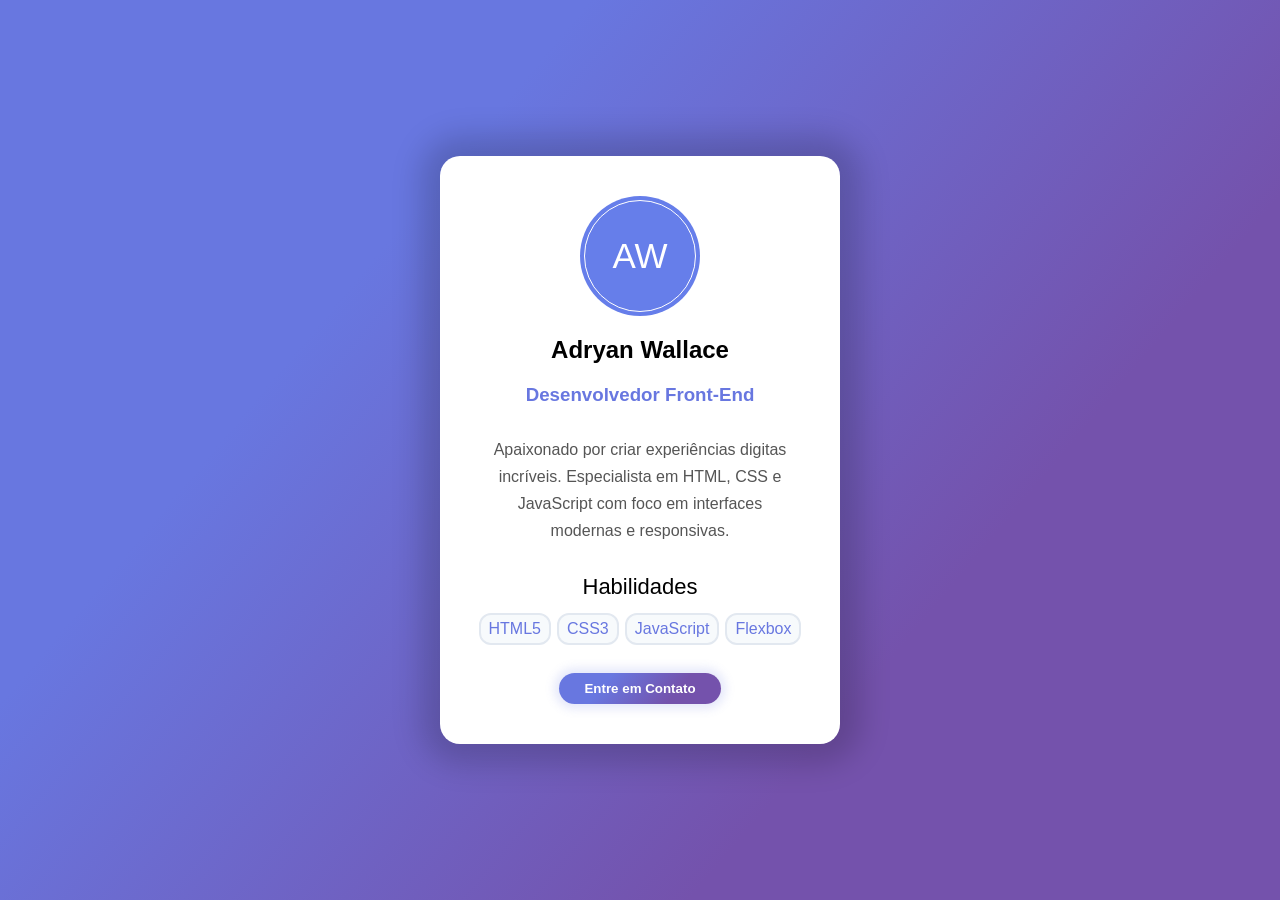
<file: correção/index.html>
<!DOCTYPE html>
<html lang="pt-br">

<head>
    <meta charset="UTF-8">
    <meta name="viewport" content="width=device-width, initial-scale=1.0">
    <title>Exercio card - Flex box</title>
    <link rel="stylesheet" href="style.css">
</head>

<body>
    <main>
        <header>
            <span class="perfil">
                <h1>AW</h1>
            </span>
            <h2>Adryan Wallace</h2>
            <h3>Desenvolvedor Front-End</h3>
        </header>
        <article>
            <p>Apaixonado por criar experiências digitas incríveis.
                Especialista em HTML, CSS e JavaScript
                 com foco em interfaces modernas e responsivas.</p>
        </article>
        <article>
            <h4>Habilidades</h4>
            <ul>
                <li>HTML5</li>
                <li>CSS3</li>
                <li>JavaScript</li>
                <li>Flexbox</li>
            </ul>
        </article>
        <button>Entre em Contato</button>

    </main>
</body>

</html>
</file>
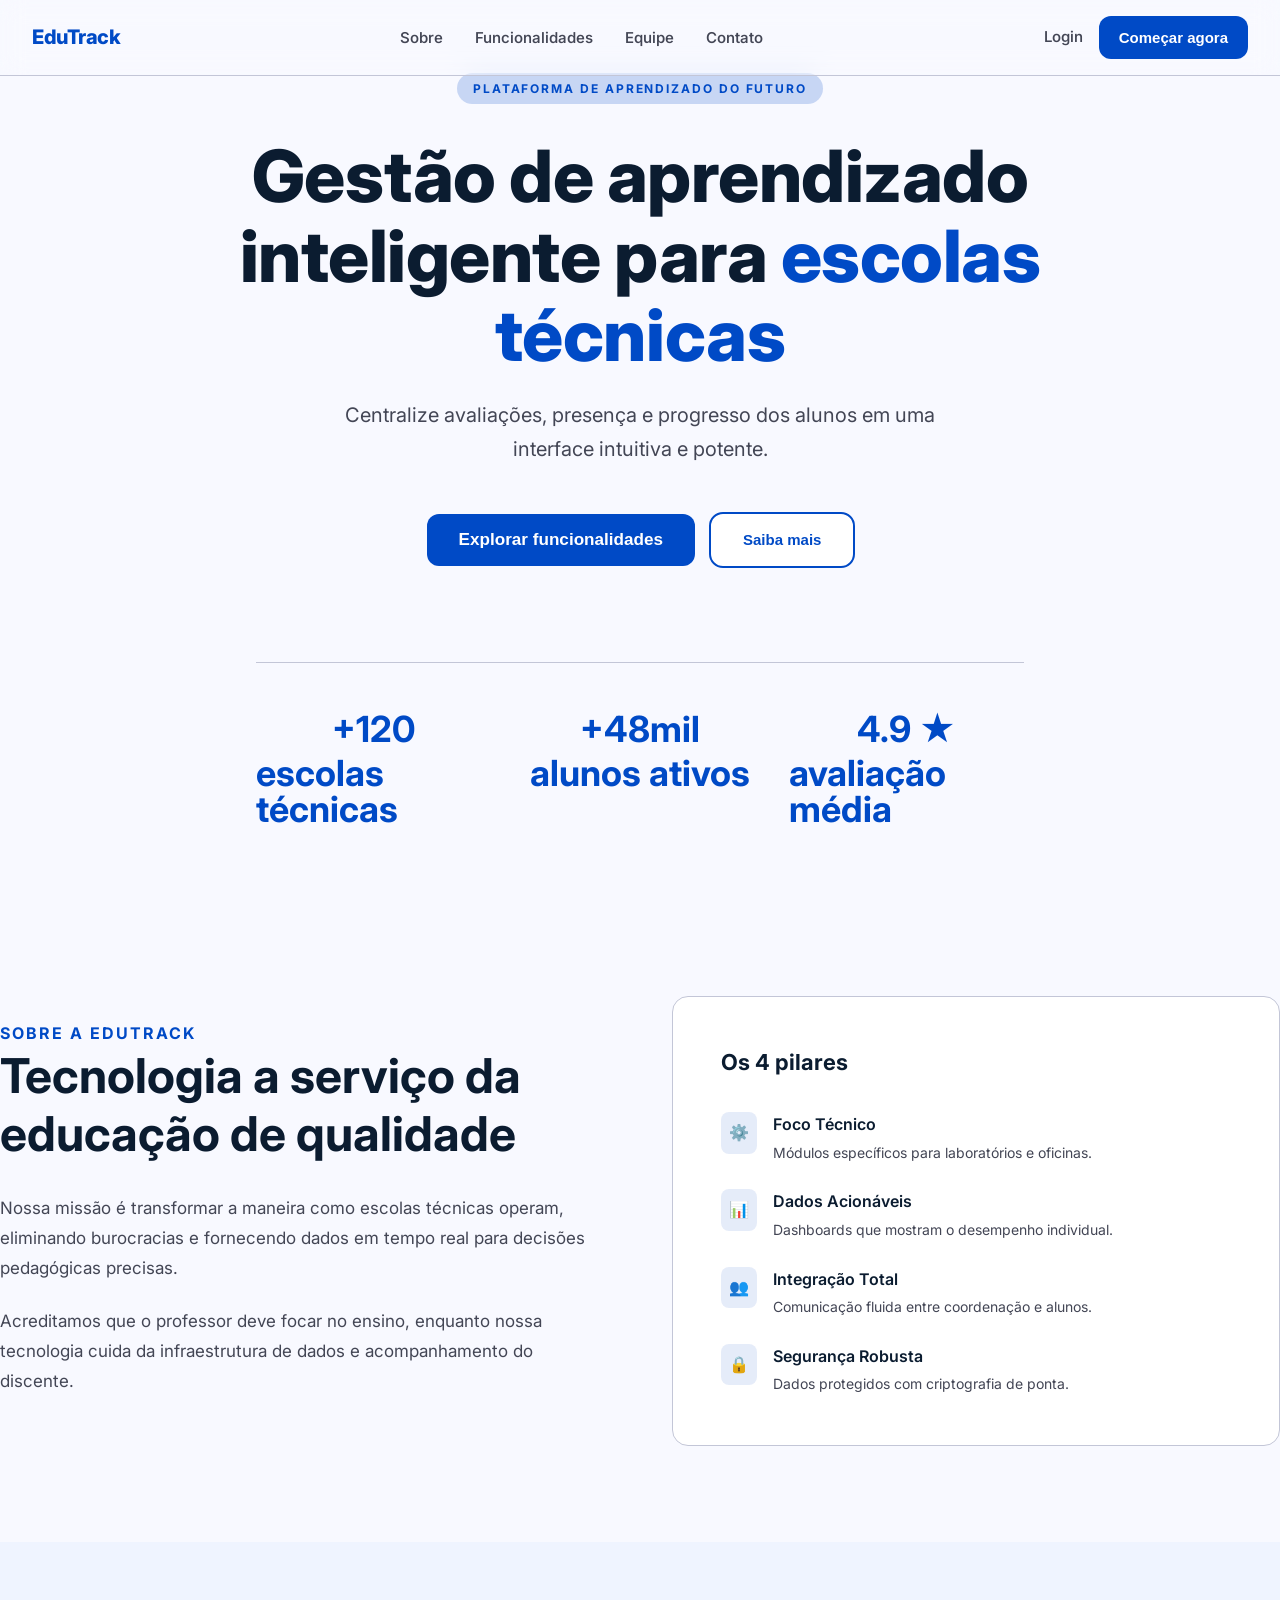
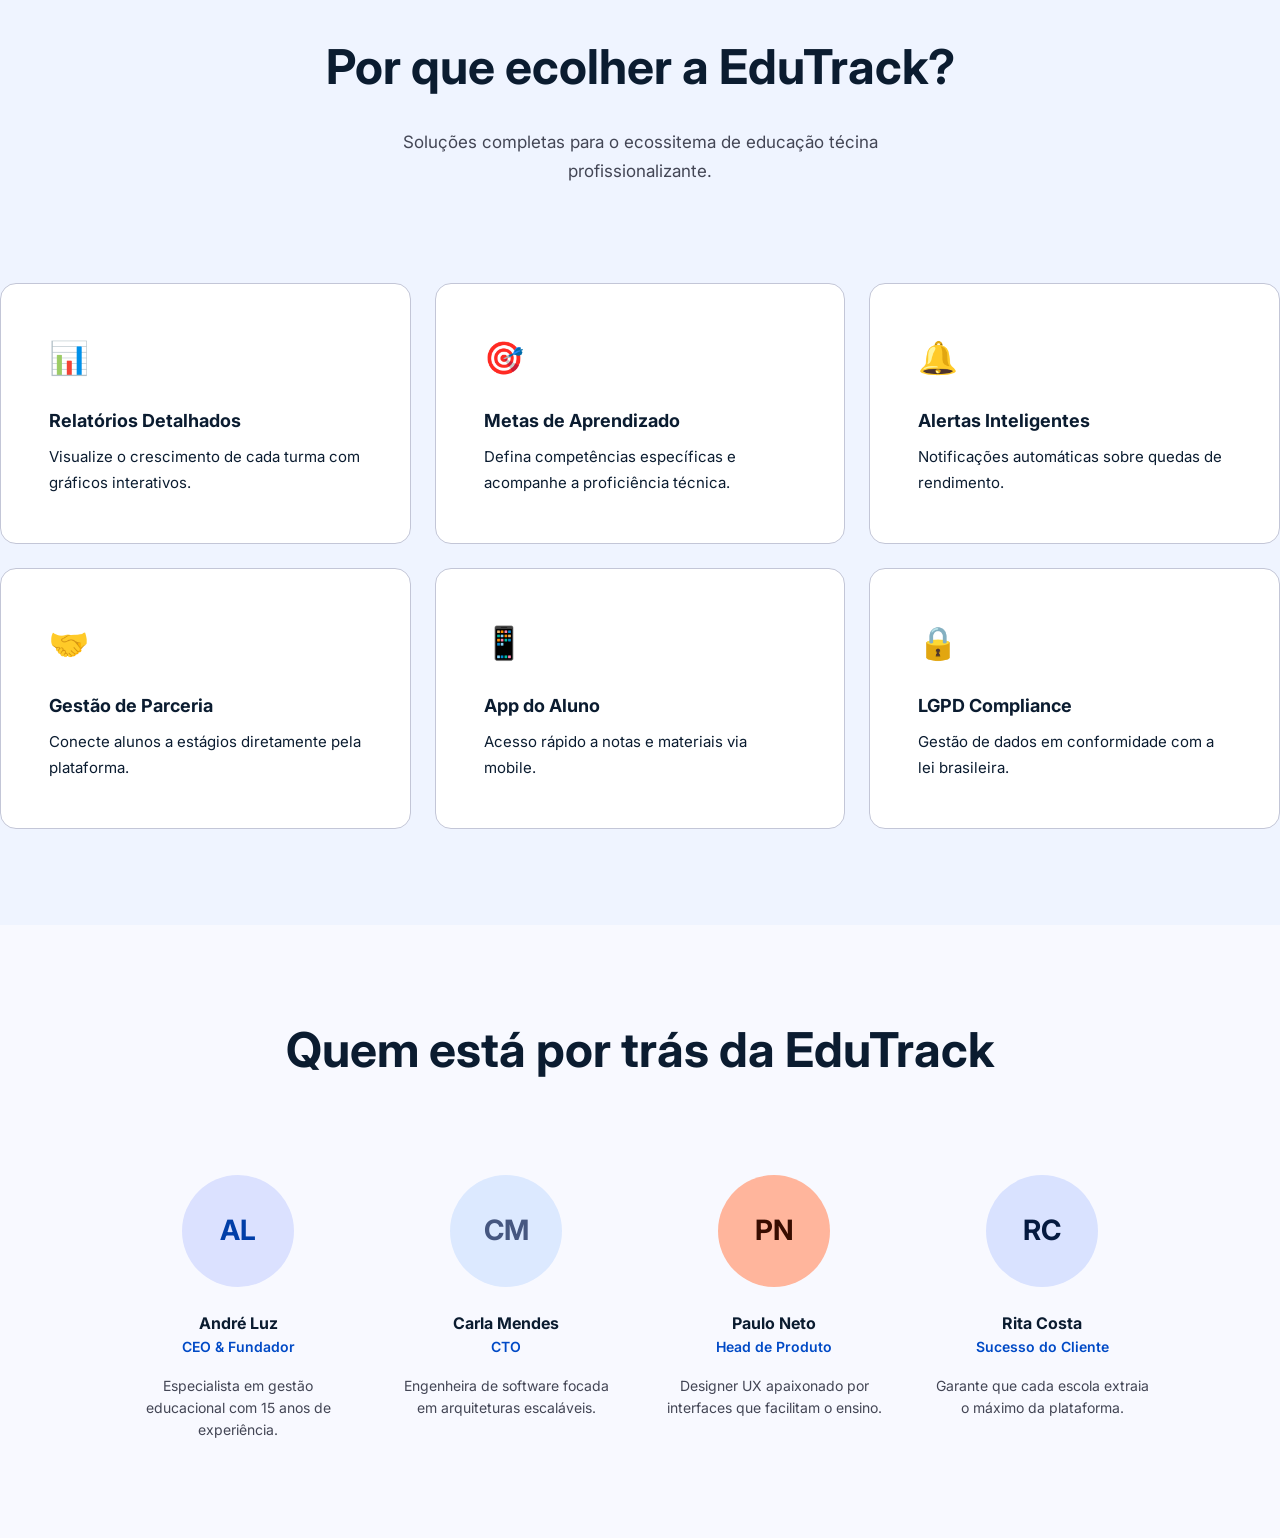
<file: Aula 4/landingPage/index.html>
<!DOCTYPE html>
<html lang="pt-br">

<head>
    <meta charset="UTF-8">
    <meta name="viewport" content="width=device-width, initial-scale=1.0">
    <link rel="preconnect" href="https://fonts.googleapis.com">
    <link rel="preconnect" href="https://fonts.gstatic.com" crossorigin>
    <link
        href="https://fonts.googleapis.com/css2?family=Inter:ital,opsz,wght@0,14..32,100..900;1,14..32,100..900&display=swap"
        rel="stylesheet">
    <title>Landing Page EduTrack</title>
    <link rel="stylesheet" href="style.css">
</head>

<body>

    <header class="navbar">
        <nav class="navbar-inner">
            <a href="#" class="navbar-logo">EduTrack</a>
            <ul class="navbar-links">
                <li><a href="#sobre">Sobre</a></li>
                <li><a href="#funcionalidades">Funcionalidades</a></li>
                <li><a href="#equipe">Equipe</a></li>
                <li><a href="#contato">Contato</a></li>
            </ul>

            <div class="navbar-botoes">
                <a href="#login" class="navbar-login-link">Login</a>
                <button class="navbar-button">Começar agora</button>
            </div>

        </nav>

    </header>

    <main>
        <section class="hero">

            <span class="hero-label">Plataforma de aprendizado do futuro</span>
            <h1 class="hero-titulo">Gestão de aprendizado inteligente para <span>escolas técnicas</span></h1>
            <p class="hero-subtitulo">Centralize avaliações, presença e progresso dos alunos em uma interface intuitiva
                e potente.</p>

            <div class="hero-botoes">
                <button class="btn-funcionalidades">Explorar funcionalidades</button>
                <button class="btn-saiba-mais">Saiba mais</button>
            </div>

            <!-- Primeiro item -->
            <div class="hero-estatisticas">
                <div class="hero-estatisticas-item">
                    <span class="dados-numeros">+120</span>
                    <span class="dados-numeros">escolas técnicas</span>
                </div>

                <!-- Segundo item -->
                <div class="hero-estatisticas-item">
                    <span class="dados-numeros">+48mil</span>
                    <span class="dados-numeros">alunos ativos</span>
                </div>

                <!-- Terceiro item -->
                <div class="hero-estatisticas-item">
                    <span class="dados-numeros">4.9 ★</span>
                    <span class="dados-numeros">avaliação média</span>
                </div>

            </div>

        </section>

        <section class="sobre">
            <div class="container">

                <div class="sobre-texto">
                    <!-- Início Primeira coluna -> Coluna dos textos -->
                    <span>Sobre a edutrack</span>
                    <h2>
                        Tecnologia a serviço da educação de qualidade
                    </h2>
                    <p class="sobre-paragrafo">
                        Nossa missão é transformar a maneira como escolas técnicas operam, eliminando burocracias e
                        fornecendo dados em tempo real para decisões pedagógicas precisas.
                    </p>

                    <p class="sobre-paragrafo">
                        Acreditamos que o professor deve focar no ensino, enquanto nossa tecnologia cuida da
                        infraestrutura de dados e acompanhamento do discente.
                    </p>
                </div> <!-- Final primeira coluna -->

                <!-- Início Segunda coluna -> Coluna dos pilares -->
                <div class="sobre-pilares">

                    <h3 class="sobre-pilares-titulo">Os 4 pilares</h3>
                    <ul class="pilares-lista">
                        <li class="pilar">
                            <div class="pilar-icone">⚙️</div>
                            <div>
                                <strong class="pilar-titulo">Foco Técnico</strong>
                                <span class="pilar-descricao">Módulos específicos para laboratórios e oficinas.</span>
                            </div>

                        </li>
                        <li class="pilar">
                            <div class="pilar-icone">📊</div>
                            <div>
                                <strong class="pilar-titulo">Dados Acionáveis</strong>
                                <span class="pilar-descricao">Dashboards que mostram o desempenho individual.</span>
                            </div>

                        </li>
                        <li class="pilar">
                            <div class="pilar-icone">👥</div>
                            <div>
                                <strong class="pilar-titulo">Integração Total</strong>
                                <span class="pilar-descricao">Comunicação fluida entre coordenação e alunos.</span>
                            </div>

                        </li>
                        <li class="pilar">
                            <div class="pilar-icone">🔒</div>
                            <div>
                                <strong class="pilar-titulo">Segurança Robusta</strong>
                                <span class="pilar-descricao">Dados protegidos com criptografia de ponta.</span>
                            </div>

                        </li>
                    </ul>

                </div>

            </div>
        </section>

        <section class="solucoes">

            <div class="container">

                <header class="solucoes-header">
                    <h2>Por que ecolher a EduTrack?</h2>
                    <p class="solucoes-descricao">Soluções completas para o ecossitema de educação técina profissionalizante.</p>
                </header>

                <div class="cards-grid">
                    <div class="card">

                        <div class="card-icone">📊</div>
                        <div class="card-titulo">Relatórios Detalhados</div>
                        <p class="card-descricao">Visualize o crescimento de cada turma com gráficos interativos.</p>

                    </div>
               
                    <div class="card">

                        <div class="card-icone">🎯</div>
                        <div class="card-titulo">Metas de Aprendizado</div>
                        <p class="card-descricao">Defina competências específicas e acompanhe a proficiência técnica.</p>

                    </div>
               
                    <div class="card">

                        <div class="card-icone">🔔</div>
                        <div class="card-titulo">Alertas Inteligentes</div>
                        <p class="card-descricao">Notificações automáticas sobre quedas de rendimento.</p>

                    </div>
                
                    <div class="card">

                        <div class="card-icone">🤝</div>
                        <div class="card-titulo">Gestão de Parceria</div>
                        <p class="card-descricao">Conecte alunos a estágios diretamente pela plataforma.</p>

                    </div>
                
                    <div class="card">

                        <div class="card-icone">📱</div>
                        <div class="card-titulo">App do Aluno</div>
                        <p class="card-descricao">Acesso rápido a notas e materiais via mobile.</p>

                    </div>
               
                    <div class="card">

                        <div class="card-icone">🔒</div>
                        <div class="card-titulo">LGPD Compliance</div>
                        <p class="card-descricao">Gestão de dados em conformidade com a lei brasileira.</p>

                    </div>
                </div>

            </div>

        </section>

        <!-- SECTION EQUIPE -->
        <section class="equipe">
            
            <div class="container-equipe">
                <h2>Quem está por trás da EduTrack</h2>

                <div class="dados-equipe">


                    <div class="membro-equipe">

                        <div class="avatar" style="background-color: #dbe1ff; color:#003ea8"> AL</div>
                        <h4>André Luz</h4>
                        <span class="membro-cargo">CEO & Fundador</span>
                        <p class="membro-descricao">Especialista em gestão educacional com 15 anos de experiência.</p>

                    </div>

                    <div class="membro-equipe">

                        <div class="avatar" style="background-color: #dce9ff; color:#465780">CM</div>
                        <h4>Carla Mendes</h4>
                        <span class="membro-cargo">CTO</span>
                        <p class="membro-descricao">Engenheira de software focada em arquiteturas escaláveis.</p>

                    </div>

                    <div class="membro-equipe">

                        <div class="avatar" style="background-color: #ffb59c; color:#380c00;">PN</div>
                        <h4>Paulo Neto</h4>
                        <span class="membro-cargo">Head de Produto</span>
                        <p class="membro-descricao">Designer UX apaixonado por interfaces que facilitam o ensino.</p>

                    </div>

                    <div class="membro-equipe">

                        <div class="avatar" style="background-color: #d9e2ff; color:#051a40;">RC</div>
                        <h4>Rita Costa</h4>
                        <span class="membro-cargo">Sucesso do Cliente</span>
                        <p class="membro-descricao">Garante que cada escola extraia o máximo da plataforma.</p>

                    </div>

                </div>

            </div>

        </section>

    </main>

</body>

</html>
</file>
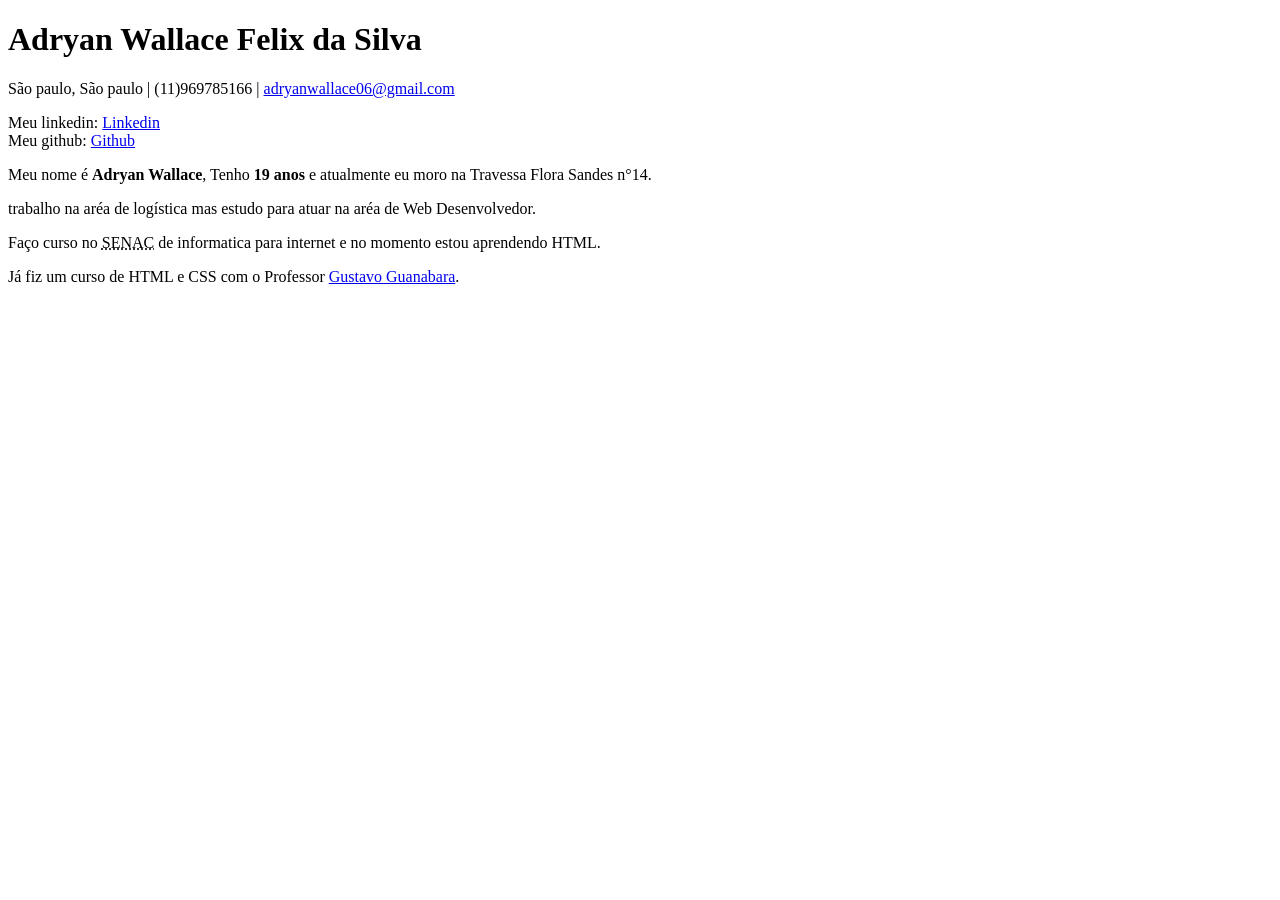
<file: curriculo.html>
<!DOCTYPE html>
<html lang="pt-br">

<head>
    <meta charset="UTF-8">
    <meta name="viewport" content="width=device-width, initial-scale=1.0">
    <title>Meu curriculo</title>
</head>

<body>
    <header>
        <h1>Adryan Wallace Felix da Silva</h1>
        <p>São paulo, São paulo | (11)969785166 | <a href="#">adryanwallace06@gmail.com</a></p>
        Meu linkedin: <a href="https://www.linkedin.com/in/adryanwallace/" target="_blank">Linkedin</a> <br>Meu
        github: <a href="https://github.com/adryanwallace06-coder" target="_blank">Github</a>
    </header>
    <main>
        <section>
            <p>Meu nome é <strong>Adryan Wallace</strong>, Tenho <strong>19 anos</strong> e atualmente eu moro na
                Travessa Flora Sandes n°14.</p>
        </section>
        <section>
            <p>trabalho na aréa de logística mas estudo para atuar na aréa de Web Desenvolvedor.</p>
        </section>
        <section>
            <P>Faço curso no <abbr title="A maior instituição de educação profissional">SENAC</abbr> de informatica
                para
                internet e no momento estou aprendendo HTML.</P>
            <p>Já fiz um curso de <stron>HTML e CSS</stron> com o Professor <a
                    href="https://www.youtube.com/@cursoemvideo" target="_blank">Gustavo Guanabara</a>.</p>
        </section>
    </main>

</body>

</html>
</file>
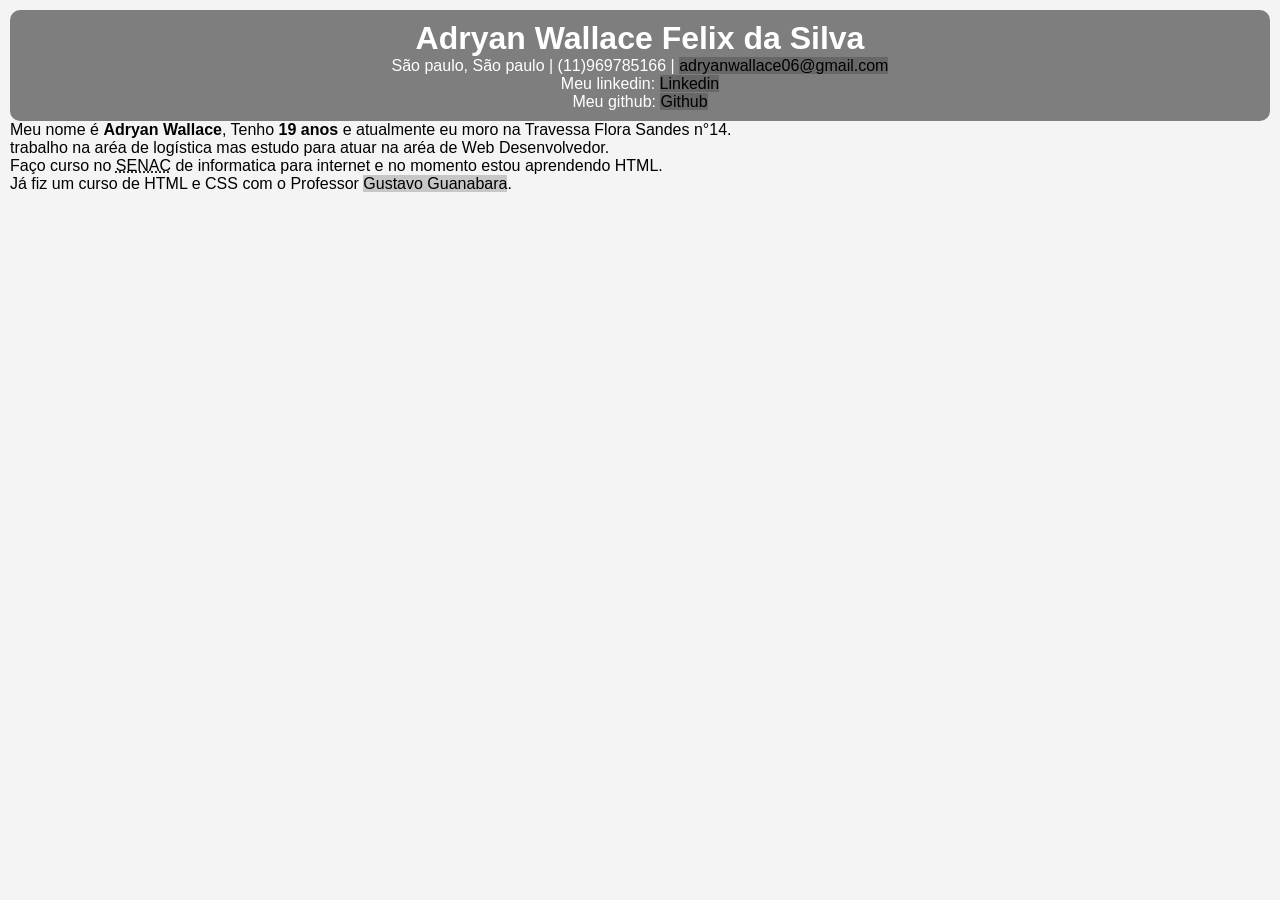
<file: Aula 1/curriculo.html>
<!DOCTYPE html>
<html lang="pt-br">

<head>
    <meta charset="UTF-8">
    <meta name="viewport" content="width=device-width, initial-scale=1.0">
    <title>Meu curriculo</title>
    <style> 
        /* "Reset" universal: recomendado para todos os projetos */
        * {
            margin: 0;
            padding: 0;
            box-sizing: border-box;
        }
        
        body {
            font-family: Arial, sans-serif;
            margin: 10px;
            background-color: #f4f4f4;
        }

        header{
            background-color: rgba(0, 0, 0, 0.486);
            padding: 10px;
            text-align: center;
            border-radius: 10px;
            color: white;
        }

        a {
            color: black;
            text-decoration: none;
            background-color: rgba(0, 0, 0, 0.185);
        }

        
    </style>
</head>

<body>                                    
    <header>
        <h1>Adryan Wallace Felix da Silva</h1>
        <p>São paulo, São paulo | (11)969785166 | <a href="#">adryanwallace06@gmail.com</a></p>
        Meu linkedin: <a href="https://www.linkedin.com/in/adryanwallace/" target="_blank">Linkedin</a> <br>Meu
        github: <a href="https://github.com/adryanwallace06-coder" target="_blank">Github</a>
    </header>
    <main>
        <section>
            <p>Meu nome é <strong>Adryan Wallace</strong>, Tenho <strong>19 anos</strong> e atualmente eu moro na
                Travessa Flora Sandes n°14.</p>
        </section>
        <section>
            <p>trabalho na aréa de logística mas estudo para atuar na aréa de Web Desenvolvedor.</p>
        </section>
        <section>
            <P>Faço curso no <abbr title="A maior instituição de educação profissional">SENAC</abbr> de informatica
                para
                internet e no momento estou aprendendo HTML.</P>
            <p>Já fiz um curso de <stron>HTML e CSS</stron> com o Professor <a
                    href="https://www.youtube.com/@cursoemvideo" target="_blank">Gustavo Guanabara</a>.</p>
        </section>
    </main>

</body>

</html>
</file>
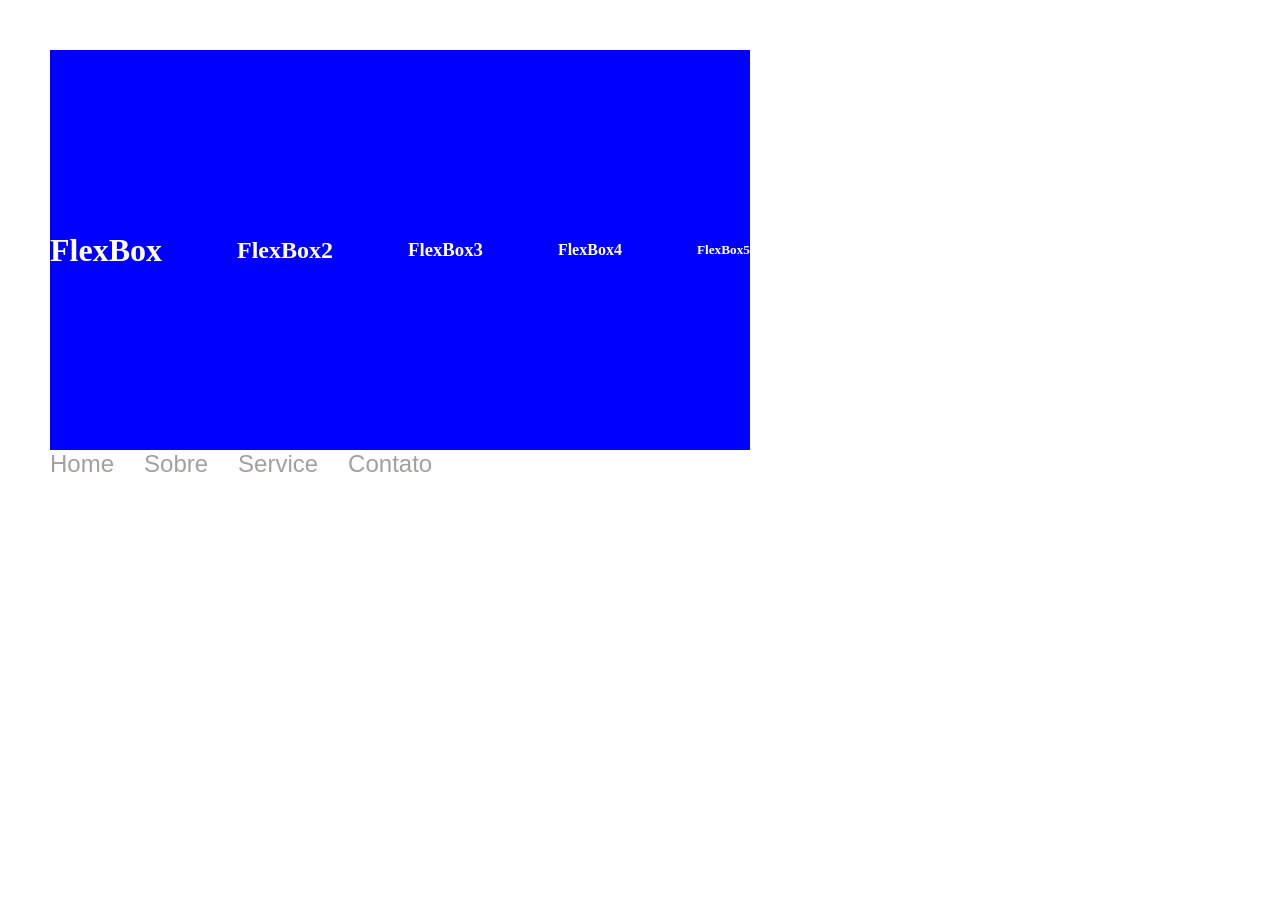
<file: Aula 3/flexbox.html>
<!DOCTYPE html>
<html lang="pt-br">

<head>
    <meta charset="UTF-8">
    <meta name="viewport" content="width=device-width, initial-scale=1.0">
    <title>Flex Box</title>

    <style>
        * {
            margin: 0;
            padding: 0;
            box-sizing: border-box;
        }

        body {
            padding: 50px 50px;
        }

        .box1 {
            display: flex;
            flex-direction: row;
            justify-content: space-between;
            align-items: center;
            background-color: blue;
            width: 700px;
            height: 400px;
        }

        #titulo-principal {
            color: white;
        }

        ul {
            display: flex;
            gap: 30px;
        }

        ul li {
            list-style: none;
            font-size: 1.5rem;
        }

        a {
            color: #a79e9e;
            font-family: 'Segoe UI', Tahoma, Geneva, Verdana, sans-serif;
            text-decoration: none;
        }

        a:hover {
            color: aqua;
            text-decoration: underline;
            font-weight: 600;
        }
    </style>

</head>

<body>
    <div class="box1">
        <h1 id="titulo-principal">FlexBox</h1>
        <h2 id="titulo-principal">FlexBox2</h2>
        <h3 id="titulo-principal">FlexBox3</h3>
        <h4 id="titulo-principal">FlexBox4</h4>
        <h5 id="titulo-principal">FlexBox5</h5>

    </div>

    <div>
        <ul>
            <li><a href="#">Home</a></li>
            <li><a href="#">Sobre</a></li>
            <li><a href="#">Service</a></li>
            <li><a href="#">Contato</a></li>
        </ul>
    </div>
</body>

</html>
</file>
<file: correção/style.css>
* {
    margin: 0;
    padding: 0;
    box-sizing: border-box;
}

body {
    display: flex;
    justify-content: center;
    align-items: center;
    background: #6877E0;
    background: linear-gradient(130deg, rgba(104, 119, 224, 1) 29%, rgba(116, 82, 172, 1) 71%);
    height: 100vh;
    font-family: 'Segoe UI', Tahoma, Geneva, Verdana, sans-serif;

}

main {
    display: flex;
    gap: 30px;
    flex-direction: column;
    align-items: center;
    background-color: white;
    max-width: 400px;
    padding: 40px;
    border-radius: 20px;
    box-shadow: 1px 0px 30px 20px #0000002c;
    /* box-shadow:
    1 Offset-x -> deslocamento x horizontal da sombra
    2 Offset-y -> deslocamento y vertical da sombra;
    3 Blur-radius -> raio de desfoque da sombra
    4 Spread-radius -> raio de expansão da sombra
    5 Color -> cor da sombra */
}

header {
    display: flex;
    flex-direction: column;
    align-items: center;
    gap: 20px;
}

article {
    display: flex;
    flex-direction: column;
    align-items: center;
    gap: 15px;

}

.perfil {
    display: flex;
    justify-content: center;
    align-items: center;
    background-color: #667eea;
    width: 120px;
    height: 120px;
    border-radius: 50%;
    outline: 1px solid #ffffff;
    outline-offset: -5px;
}

h1 {
    font-weight: 500;
    font-size: 35px;
    color: white;
}

h3 {
    color: #6877e0;
    font-weight: 600;
}

h4 {
    font-size: 22px;
    font-weight: 500;
}

p {
    text-align: center;
    line-height: 1.7;
    color: #555;
}

ul {
    display: flex;
    gap: 10px;
}

ul li {
    list-style: none;
    background-color: #f7fafc;
    outline: 2px solid #e2e8f0;
    border-radius: 10px;
    padding: 5px 8px;
    color: #6877e0;
}

button {
    font-weight: 600;
    cursor: pointer;
    border-radius: 20px;
    color: #ffffff;
    padding: 8px 25px;
    border: none;
    background: linear-gradient(130deg, rgba(104, 119, 224, 1) 29%, rgba(116, 82, 172, 1) 71%);
    transition: background 3s ease;
    box-shadow: 0px 0px 10px 5px #6877E02c;

}

button:hover {
    background: #000000;
}
</file>
<file: Aula 4/landingPage/style.css>
/*CSS Reset */

* {
    margin: 0;
    padding: 0;
    box-sizing: border-box;
}

/* Declaração das variáveis CSS (Custom Properties) */

:root {
    /* Cores da Landing Page */ 

    --cor-primaria: #004AC6; 
    --cor-primaria-hover: #003EA8;
    --cor-fundo: #F8F9FF;
    --cor-branca: #FFFFFF;
    --cor-fundo-secundario: #EFF4FF;
    --cor-texto: #0B1C30;
    --cor-texto-suave: #434655;
    --cor-borda: #C3C6D7;

    /* Tipografia */
    --fonte-principal: 'Inter';

    /* Espaçamentos - Medida: rem -> Melhor acessibilidade: respeita configuração do usuário */

    --espaco-xs: 0.5rem;    /* 8px */
    --espaco-sm: 1rem;      /* 16px */
    --espaco-md: 1.5rem;    /* 24px */
    --espaco-lg: 2rem;      /* 32px */ 
    --espaco-xl: 3rem;      /* 48px */
    --espaco-xxl: 6rem;     /* 96px */
    
    /* Bordas arredondadas */ 

    --raio-sm: 0.5rem;
    --raio-md: 0.75rem;
    --raio-lg: 1rem;
   
}

body {
    font-family: var(--fonte-principal);
    background-color: var(--cor-fundo);
    color: var(--cor-texto);
    line-height: 1.6;

}

h2 {
    font-size: clamp(1.75rem, 3rem, 3rem);
    font-weight: 700;
    line-height: 1.2;
    color: var(--cor-texto);
    margin-bottom: var(--espaco-lg);
}

.navbar {
    /*Fixa o elemento na tela */
    position: fixed;
    top: 0;
    left: 0;
    width: 100%;
    z-index:99999; /* Posicionamento dos itens em camada: FRENTE - SOBREPOSTO */
    backdrop-filter: blur(12px); /* Efeito de vidro opaco */
    border-bottom: 1px solid var(--cor-borda);


}

.navbar-inner {
    display: flex;
    justify-content: space-between;
    align-items: center;
    max-width: 1280px;
    margin: 0 auto; /* Centraliza o elemento horizontalmente */
    padding: var(--espaco-sm) var(--espaco-lg);

}

.navbar-logo {
    font-size: 1.25rem;
    font-weight: 800;
    color: var(--cor-primaria);
    text-decoration: none;
    letter-spacing: -0.03rem;
}

.navbar-links {
    display: flex;
    list-style: none;
    gap: var(--espaco-lg);
}

.navbar-links a {
    text-decoration: none;
    color: var(--cor-texto-suave);
    font-size: 0.9375rem;
    font-weight: 550;
    
}
/* Comportamento quando o mouse passa por cima */
.navbar-links a:hover {
    color: var(--cor-primaria);
}

.navbar-botoes {
    display: flex;
    align-items: center;
    gap: var(--espaco-sm);
}

.navbar-button {
    background-color: var(--cor-primaria);
    border: none;
    color: var(--cor-branca);
    font-size: 0.9375rem;
    font-weight: 700;
    padding: 0.8rem 1.25rem;
    border-radius: var(--raio-md);
    cursor: pointer; /* Mãozinha aparecendo no botão */
    transition: all 0.15s ease;

}
/* Dentro do hover só adicionamos o que será alterado */
.navbar-button:hover {
    background-color: var(--cor-primaria-hover);
    transform: scale(1.05);
}

.navbar-login-link {
    text-decoration: none;
    color: var(--cor-texto-suave);
    font-weight: 550;
    font-size: 0.9375rem;

}

.navbar-login-link:hover {
    color: var(--cor-primaria-hover);
}

.hero {
    /* vh = viewport height. 100vh = altura total da janela */
    min-height: 100vh;
    display: flex;
    flex-direction: column;
    align-items: center;
    justify-content: center;
    padding: var(--espaco-lg) var(--espaco-xxl) ;

}

.hero-label {
    display: inline-block;
    /* background-color: #0049c638 ; */
    background-color: color-mix(in srgb, var(--cor-primaria) 20%, transparent);
    text-transform: uppercase;
    color: var(--cor-primaria);
    font-size: 0.75rem;
    font-weight: 700;
    letter-spacing: 0.12rem;
    padding: 0.375rem 1rem;
    border-radius: var(--raio-lg);
    margin-bottom: var(--espaco-lg);

}

.hero-titulo {
    /* clamp(mínimo, ideal, máximo) significa:
        - Nunca menor que "mínimo" - em telas pequenas
        - Tamanho ideal
        - Nunca maior que "máximo" - em telas grandes
    */
    font-size: clamp(2.5rem, 5.7rem, 4.5rem);
    font-weight: 800;
    line-height: 1.1;
    letter-spacing: -0.03rem;
    color: var(--cor-texto);
    max-width: 56rem;
    text-align: center;
    margin-bottom: var(--espaco-md);

}

.hero-titulo span {
    color: var(--cor-primaria);
}

.hero-subtitulo {
    font-size: clamp(1rem, 1.875rem, 1.25rem);
    color: var(--cor-texto-suave);
    max-width: 42rem;
    line-height: 1.7;
    margin-bottom: var(--espaco-xl);
    text-align: center;
}

.hero-botoes {
    display: flex;
    gap: var(--espaco-sm);
    margin-bottom: var(--espaco-xxl);
}

.btn-funcionalidades {
    background-color: var(--cor-primaria);
    border: none;
    color: var(--cor-branca);
    font-size: 1.07rem;
    font-weight: 700;
    padding: 1rem 2rem;
    border-radius: var(--raio-md);
    cursor: pointer; /* Mãozinha aparecendo no botão */
    transition: all 0.15s ease;

}

.btn-funcionalidades:hover  {
    background-color: var(--cor-primaria-hover);
    transform: scale(1.05);
}

.btn-saiba-mais {
    background-color: var(--cor-branca);
    border: none;
    outline: 2px solid var(--cor-primaria) ;
    color: var(--cor-primaria);
    font-size: 0.9375rem;
    font-weight: 700;
    padding: 1rem 2rem;
    border-radius: var(--raio-md);
    cursor: pointer; /* Mãozinha aparecendo no botão */
    transition: all 0.15s ease;

}

.btn-saiba-mais:hover  {
    transform: scale(1.05);
}

.hero-estatisticas {
    display: grid;
    grid-template-columns: repeat(3, 1fr);
    gap: var(--espaco-lg);
    width: 100%;
    max-width: 48rem;
    padding-top: var(--espaco-xl);
    border-top: 1px solid var(--cor-borda);

}

.hero-estatisticas-item {
    display: flex;
    flex-direction: column;
    align-items: center;
    gap: var(--espaco-xs);
}

.dados-numeros {
    font-size: 2.25rem;
    color: var(--cor-primaria);
    font-weight: 700;
    line-height: 1;
}

.dados-descricao {
    font-size: 0.9375rem;
    color: var(--cor-texto-suave);
    font-weight: 500;
}


.sobre {
    padding: var(--espaco-xxl) 0;
}

.sobre .container {
    display: grid;
    grid-template-columns: 1fr 1fr;
    /* 1fr 1fr -> Duas colunas de tamanhos iguais */
    gap: 4rem;
    align-items: center;
    max-width: 1280px;
    margin: 0 auto;
 
    
}

.sobre-texto span {
    text-transform: uppercase;
    color: var(--cor-primaria);
    font-weight: 700;
    letter-spacing: 2px;
    margin-bottom: var(--espaco-sm);
}


.sobre-paragrafo {
    font-size: 1.0625rem;
    color: var(--cor-texto-suave);
    line-height: 1.75;
    margin-bottom: var(--espaco-md);
}

.sobre-pilares {
    background-color: var(--cor-branca);
    border: 1px solid var(--cor-borda);
    border-radius: var(--raio-lg);
    padding: var(--espaco-xl);
}

.sobre-pilares-titulo {
    font-size: 1.375rem;
    font-weight: 700;
    color: var(--cor-texto);
    margin-bottom: var(--espaco-lg);

}

.pilares-lista {
    list-style: none;
    display: flex;
    flex-direction: column;
    gap: var(--espaco-md);
}

.pilar {
    display: flex;
    align-items: start;
    gap: var(--espaco-sm);

}

.pilar-icone {
    background-color: color-mix(in srgb, var(--cor-primaria) 10%, transparent);
    padding: var(--espaco-xs);
    border-radius: var(--raio-sm);
    /*Comentário*/
}

.pilar-titulo {
    display: block;
    font-weight: 600;
    color: var(--cor-texto);
    margin-bottom: 2px;
}

.pilar-descricao {
    font-size: 0.875rem;
    color: var(--cor-texto-suave);
    line-height: 1.5;
}

/* SOLUÇÕES */

.solucoes {
    background-color: var(--cor-fundo-secundario);
    padding: var(--espaco-xxl) 0;
}

.solucoes .container {
    max-width: 1280px;
    margin: 0 auto;
}

.solucoes-header {
    text-align: center;
    margin-bottom: var(--espaco-xxl);
}

.solucoes-descricao {
    text-align: center;
    max-width: 38rem;
    font-size: 1.0625rem;
    color: var(--cor-texto-suave);
    line-height: 1.75;
    margin: 0 auto;
}

.cards-grid {
    display: grid;
    /* auto-fill: o grid cria quantas colunas couberem  */
    /* minmax (300px, 1fr): cada cooluna tem no mínimo 300px e no máximo 1fr (distribui   */
    grid-template-columns: repeat(auto-fill, minmax(400px, 1fr));
    gap: var(--espaco-md);
}

.card {
    background-color: var(--cor-branca);
    border: 1px solid var(--cor-borda);
    border-radius: var(--raio-lg);
    padding: var(--espaco-xl);
    transition: transform 0.2s ease;
}

.card:hover {
    transform: translateY(-6px);
    box-shadow: 0px 12px 40px #00000020;
}

.card-icone {
    font-size: 2rem;
    font-weight: 700;
    margin-bottom: var(--espaco-md);
}

.card-titulo {
    font-size: 1.125rem;
    font-weight: 700;
    color: var(--cor-texto);
    margin-bottom: var(--espaco-xs);
}

.card-descricao {
    font-size: 0.9375rem;
    color: var(--cor-texto);
    line-height: 1.7;
    
}

.equipe {
    padding: var(--espaco-xxl);
}

.container-equipe {
    max-width: 12080px;
    width: 100%;
    margin: 0 auto;
    text-align: center;
}

.dados-equipe {
    display: flex;
    flex-wrap: wrap;
    justify-content: center;
    align-items: start;
    gap: var(--espaco-xl);
    margin-top: var(--espaco-xxl);
}

.membro-equipe {
   width: 100%;
   max-width: 220px;
   display: flex;
   flex-direction: column;
   align-items: center;
   justify-content: center;
}

.avatar {
    width: 112px;
    height: 112px;
    display: flex;
    justify-content: center;
    align-items: center;
    font-size: 1.75rem;
    font-weight: 700;
    border-radius: 50%;
    margin-bottom: var(--espaco-md);
    transition: ease 0.3s;
}


.avatar:hover {
    transform: scale(1.2);
    transition: ease 0.2s;
}

.membro-cargo {
    font-size: 0.875rem;
    font-weight: 600;
    color: var(--cor-primaria);
    margin-bottom: var(--espaco-sm);
}

.membro-descricao {
    font-size: 0.875rem;
    color: var(--cor-texto-suave);
}
</file>
